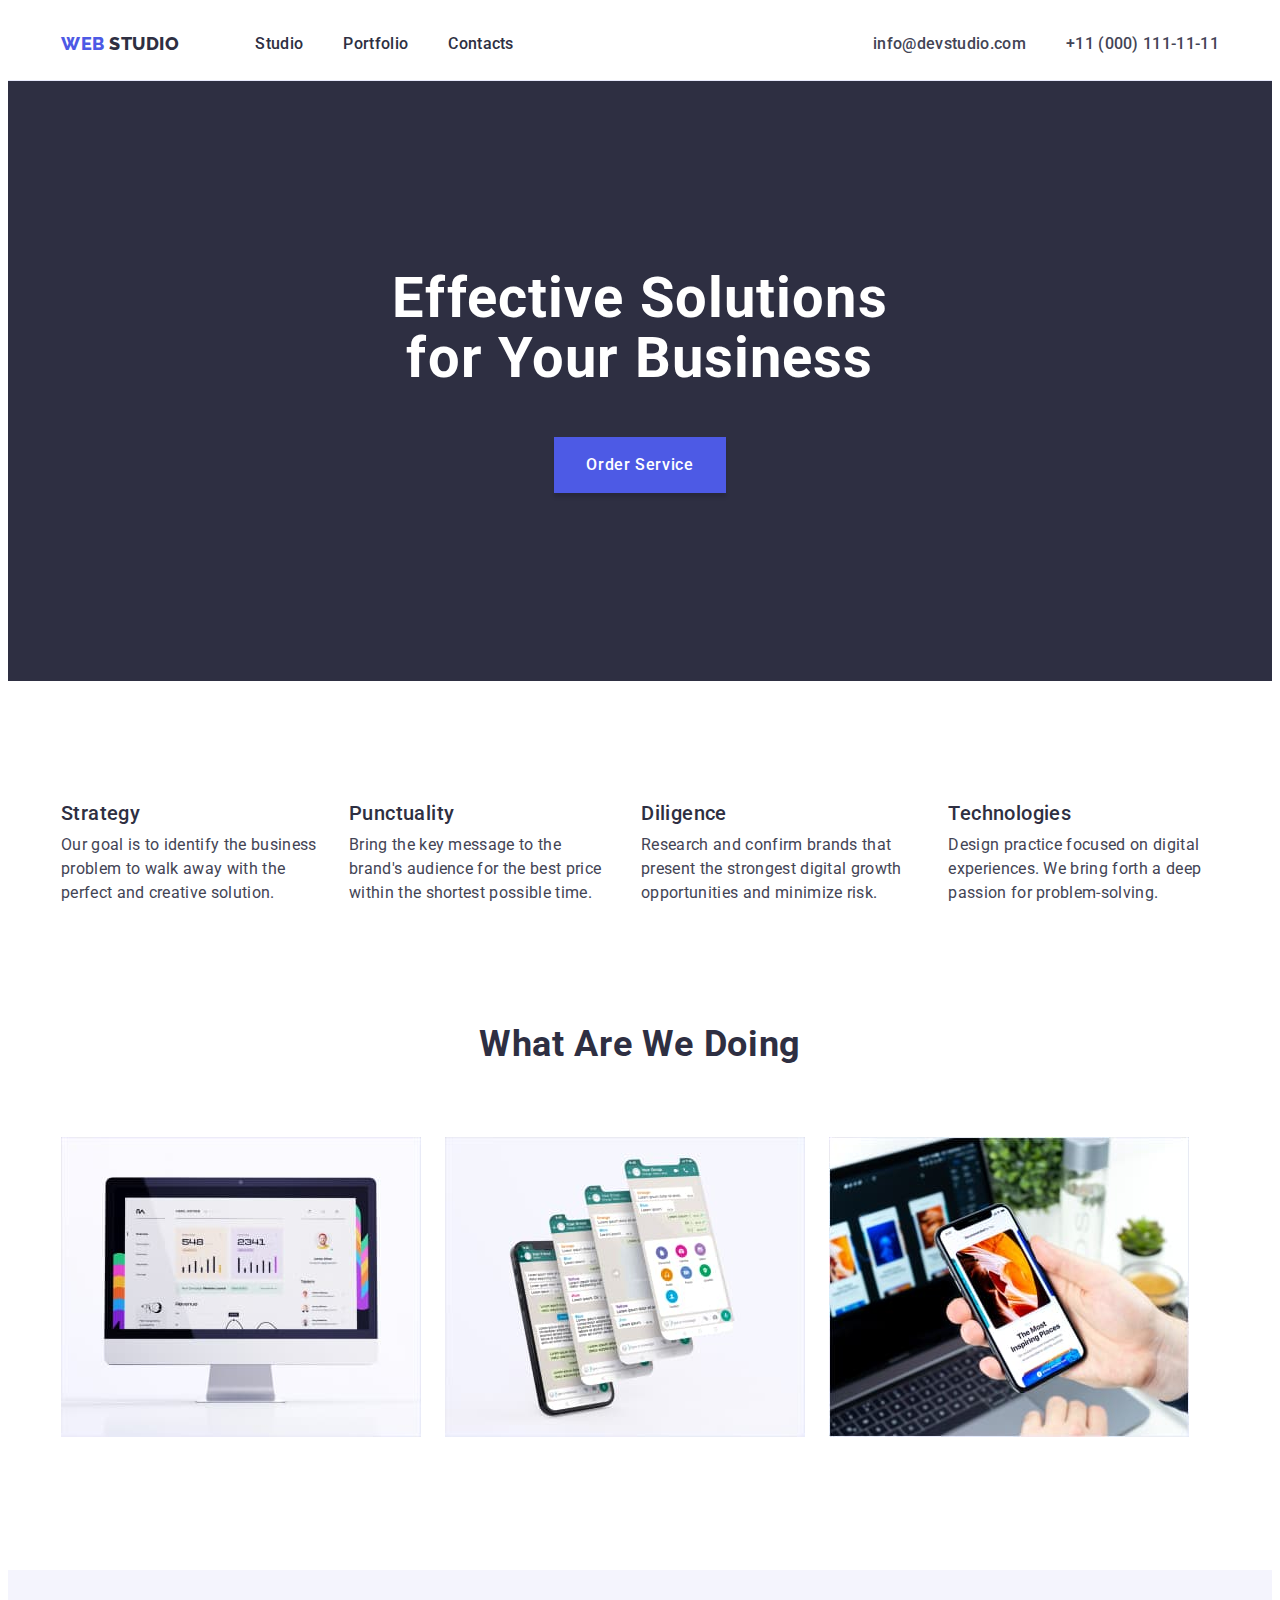
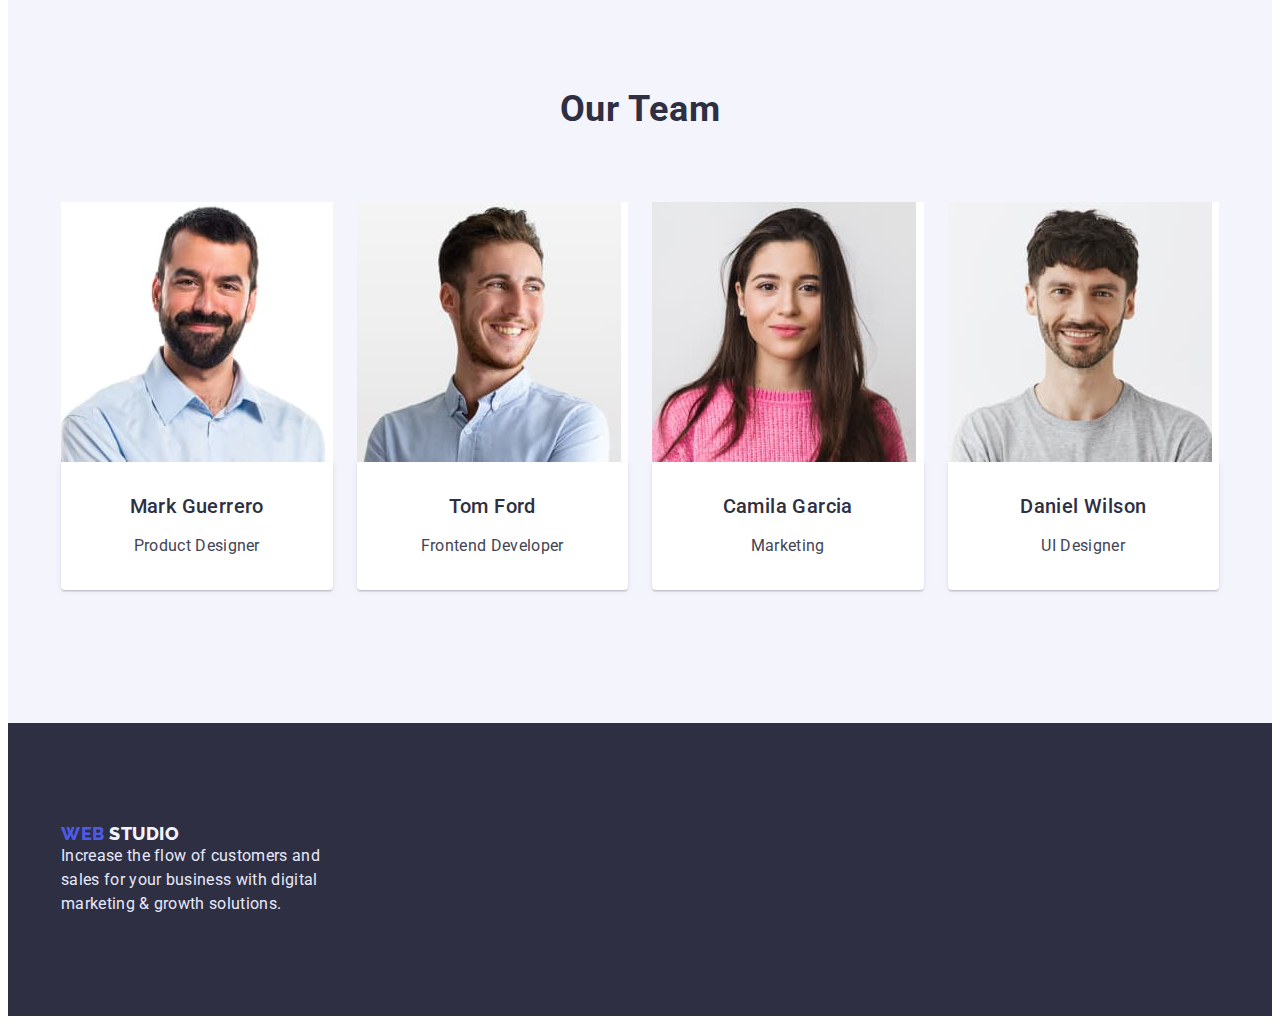
<file: index.html>
<!DOCTYPE html>
<html lang="en">
  <head>
    <meta charset="UTF-8" />
    <meta http-equiv="X-UA-Compatible" content="IE=edge" />
    <meta name="viewport" content="width=device-width, initial-scale=1.0" />
    <title>Document</title>
    <link rel="preconnect" href="https://fonts.googleapis.com" />
    <link rel="preconnect" href="https://fonts.gstatic.com" crossorigin />
    <link
      href="https://fonts.googleapis.com/css2?family=Montserrat:wght@400;700&family=Raleway:wght@800&family=Roboto:wght@400;500;700&display=swap"
      rel="stylesheet"
    />
    <link
      rel="stylesheet"
      href="https://cdnjs.cloudflare.com/ajax/libs/modern-normalize/1.1.0/modern-normalize.min.css"
      integrity="sha512-wpPYUAdjBVSE4KJnH1VR1HeZfpl1ub8YT/NKx4PuQ5NmX2tKuGu6U/JRp5y+Y8XG2tV+wKQpNHVUX03MfMFn9Q=="
      crossorigin="anonymous"
      referrerpolicy="no-referrer"
    />
    <link rel="stylesheet" href="./css/styles.css" />
  </head>
  <!-- Header -->
  <body>
    <header class="header">
      <div class="container page-header-conteiner">
        <nav class="header-nav">
          <a href="./index.html" class="logo header-logo link"
            >Web <span class="header-logo-color">Studio</span>
          </a>
          <ul class="menu header-list list">
            <li class="header-item">
              <a class="header-link link" href="./index.html">Studio</a>
            </li>
            <li class="header-item">
              <a class="header-link link" href="./portfolio.html">Portfolio</a>
            </li>
            <li class="header-item">
              <a class="header-link link" href="">Contacts</a>
            </li>
          </ul>
        </nav>
        <div class="address">
          <address class="header-address">
            <ul class="menu header-address-list list">
              <li class="header-item-address">
                <a
                  class="header-address-link link"
                  href="mailto:info@devstudio.com"
                  >info@devstudio.com</a
                >
              </li>
              <li class="header-item-address">
                <a class="header-address-link link" href="tel:+110001111111"
                  >+11 (000) 111-11-11</a
                >
              </li>
            </ul>
          </address>
        </div>
      </div>
    </header>
    <main>
      <!-- Section 1 -->
      <section class="first">
        <div>
          <h1 class="first-title">Effective Solutions for Your Business</h1>
          <button type="button" class="first-btn">Order Service</button>
        </div>
      </section>
      <!-- advantages -->
      <section class="quaisty">
        <h2 class="quaisty-title" hidden>Quaisty</h2>
        <div class="container">
          <ul class="quaisty-list list">
            <li class="quaisty-item">
              <h3 class="quaisty-uptext">Strategy</h3>
              <p class="quaisty-text">
                Our goal is to identify the business problem to walk away with
                the perfect and creative solution.
              </p>
            </li>
            <li class="quaisty-item">
              <h3 class="quaisty-uptext">Punctuality</h3>
              <p class="quaisty-text">
                Bring the key message to the brand's audience for the best price
                within the shortest possible time.
              </p>
            </li>
            <li class="quaisty-item">
              <h3 class="quaisty-uptext">Diligence</h3>
              <p class="quaisty-text">
                Research and confirm brands that present the strongest digital
                growth opportunities and minimize risk.
              </p>
            </li>
            <li class="quaisty-item">
              <h3 class="quaisty-uptext">Technologies</h3>
              <p class="quaisty-text">
                Design practice focused on digital experiences. We bring forth a
                deep passion for problem-solving.
              </p>
            </li>
          </ul>
        </div>
      </section>
      <!-- What are we doing -->
      <section class="page">
        <h2 class="page1">What are we doing</h2>
        <div class="container">
          <ul class="page-list list">
            <li class="page-photo">
              <img
                src="./images/mg1.jpg"
                alt="Computer"
                width="360"
                class="page-phone"
              />
            </li>
            <li class="page-photo">
              <img
                src="./images/mg2.jpg"
                alt="telefon"
                width="360"
                class="page-phone"
              />
            </li>
            <li class="page-photo">
              <img
                src="./images/mg3.jpg"
                alt="gajets"
                width="360"
                class="page-phone"
              />
            </li>
          </ul>
        </div>
      </section>
      <!-- Our Team -->
      <section class="photo">
        <h2 class="photo-team color">Our Team</h2>
        <div class="container">
          <ul class="photo-list list">
            <li class="photo-color">
              <img
                src="./images/human1.jpg"
                alt="human"
                width="264"
                height="260"
                class="photo-human"
              />
              <div class="photo-human-text">
                <h3 class="quaisty-uptext">Mark Guerrero</h3>
                <p class="photo-text">Product Designer</p>
              </div>
            </li>
            <li class="photo-color">
              <img
                src="./images/human2.jpg"
                alt="human"
                width="264"
                height="260"
                class="photo-human"
              />
              <div class="photo-human-text">
                <h3 class="quaisty-uptext">Tom Ford</h3>
                <p class="photo-text">Frontend Developer</p>
              </div>
            </li>
            <li class="photo-color">
              <img
                src="./images/human3.jpg"
                alt="human"
                width="264"
                height="260"
                class="photo-human"
              />
              <div class="photo-human-text">
                <h3 class="quaisty-uptext">Camila Garcia</h3>
                <p class="photo-text">Marketing</p>
              </div>
            </li>
            <li class="photo-color">
              <img
                src="./images/human4.jpg"
                alt="human"
                width="264"
                height="260"
                class="photo-human"
              />
              <div class="photo-human-text">
                <h3 class="quaisty-uptext">Daniel Wilson</h3>
                <p class="photo-text">UI Designer</p>
              </div>
            </li>
          </ul>
        </div>
      </section>
    </main>
    <!-- footer -->
    <footer class="footer">
      <div class="container">
        <a href="./index.html" class="logo-footer link"
          >Web <span class="logo-footer-studio">Studio</span>
        </a>

        <p class="footer-text">
          Increase the flow of customers and sales for your business with
          digital marketing & growth solutions.
        </p>
      </div>
    </footer>
  </body>
</html>
</file>
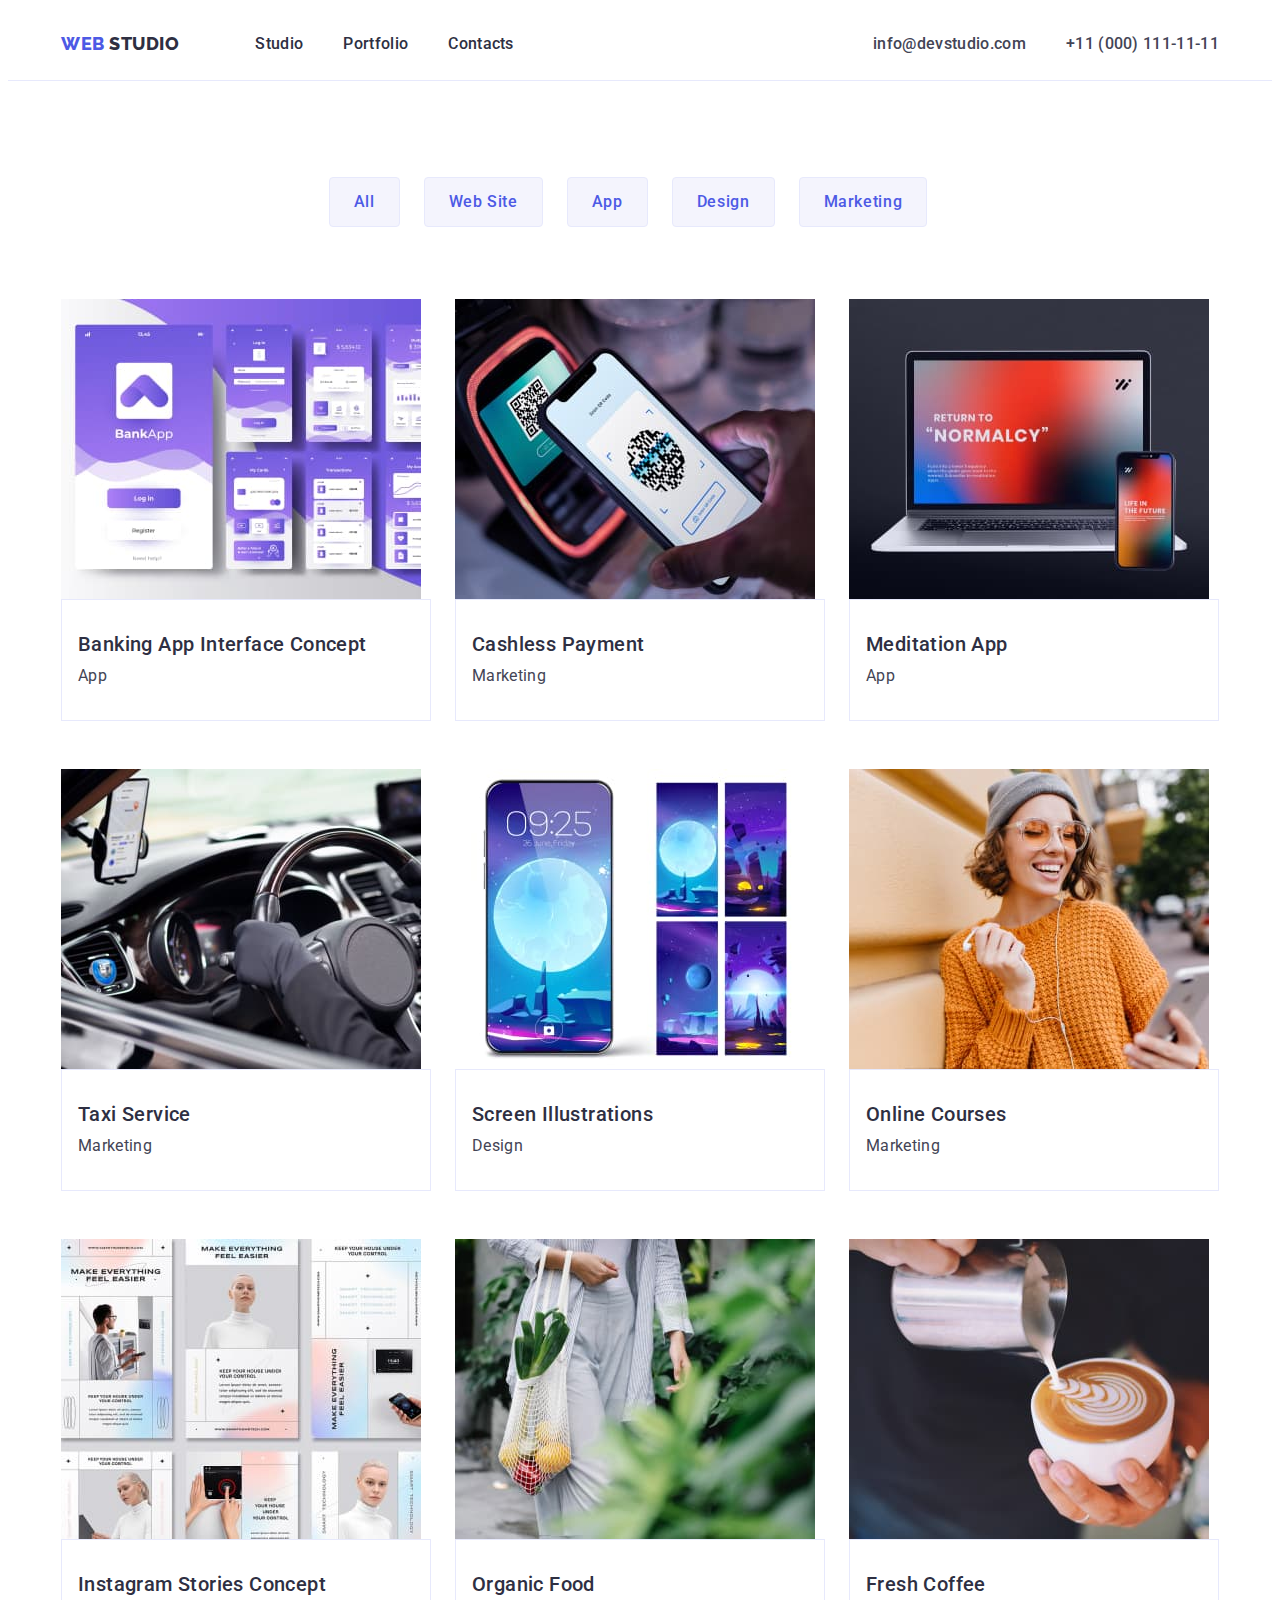
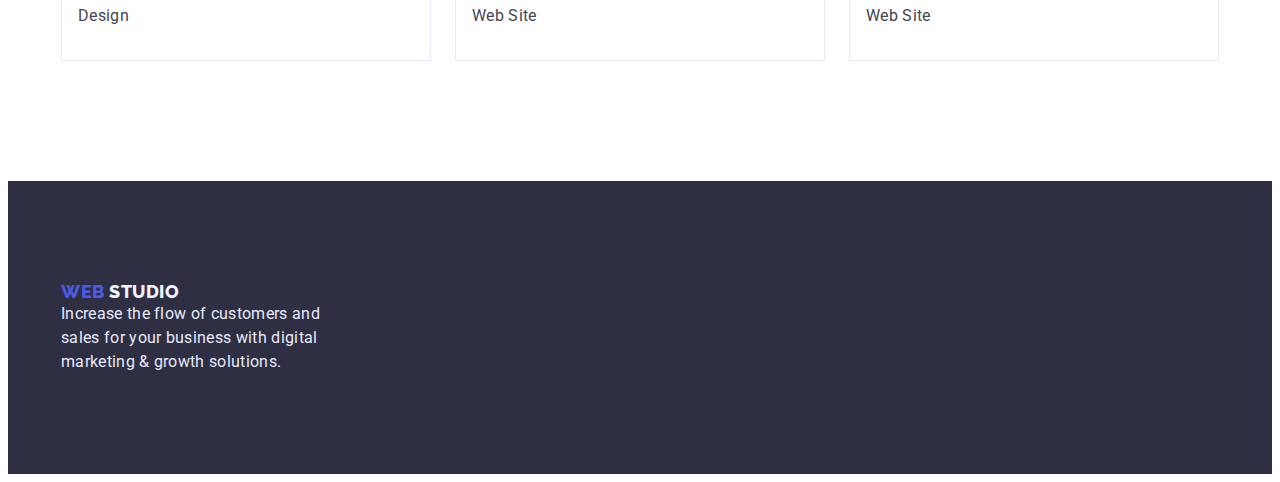
<file: portfolio.html>
<!DOCTYPE html>
<html lang="en">
  <head>
    <meta charset="UTF-8" />
    <meta http-equiv="X-UA-Compatible" content="IE=edge" />
    <meta name="viewport" content="width=device-width, initial-scale=1.0" />
    <title>Document 2</title>
    <link rel="preconnect" href="https://fonts.googleapis.com" />
    <link rel="preconnect" href="https://fonts.gstatic.com" crossorigin />
    <link
      href="https://fonts.googleapis.com/css2?family=Montserrat:wght@400;700&family=Raleway:wght@800&family=Roboto:wght@400;500;700&display=swap"
      rel="stylesheet"
    />
    <link
      rel="stylesheet"
      href="https://cdnjs.cloudflare.com/ajax/libs/modern-normalize/1.1.0/modern-normalize.min.css"
      integrity="sha512-wpPYUAdjBVSE4KJnH1VR1HeZfpl1ub8YT/NKx4PuQ5NmX2tKuGu6U/JRp5y+Y8XG2tV+wKQpNHVUX03MfMFn9Q=="
      crossorigin="anonymous"
      referrerpolicy="no-referrer"
    />
    <link rel="stylesheet" href="./css/styles.css" />
  </head>
  <body>
    <header class="header">
      <div class="container page-header-conteiner">
        <nav class="header-portfolio-nav list">
          <a href="./index.html" class="logo header-portfolio-link-logo link"
            >Web <span class="header-portfolio-part-logo">Studio</span>
          </a>
          <ul class="menu list">
            <li class="header-item">
              <a href="./index.html" class="header-portfolio-link-first link"
                >Studio</a
              >
            </li>
            <li class="header-item">
              <a
                href="./portfolio.html"
                class="header-portfolio-link-first link"
                >Portfolio</a
              >
            </li>
            <li class="header-item">
              <a href="" class="header-portfolio-link-first link">Contacts</a>
            </li>
          </ul>
        </nav>
        <div class="address">
          <address class="header-address link">
            <ul class="menu list">
              <li class="header-item-address">
                <a
                  href="header-portfolio-address"
                  class="header-portfolio-link list link"
                  >info@devstudio.com</a
                >
              </li>
              <li class="header-item-address">
                <a
                  href="header-portfolio-address"
                  class="header-portfolio-link link list"
                  >+11 (000) 111-11-11</a
                >
              </li>
            </ul>
          </address>
        </div>
      </div>
    </header>
    <!-- main -->
    <main>
      <!-- section 1 -->
      <section class="portfolio">
        <div class="container">
          <h1 hidden class="hidden-title">Servis</h1>
          <ul class="btn-list list">
            <li class="btn-item">
              <button type="button" class="modal-btn">All</button>
            </li>
            <li class="btn-item">
              <button type="button" class="modal-btn">Web Site</button>
            </li>
            <li class="btn-item">
              <button type="button" class="modal-btn">App</button>
            </li>
            <li class="btn-item">
              <button type="button" class="modal-btn">Design</button>
            </li>
            <li class="btn-item">
              <button type="button" class="modal-btn">Marketing</button>
            </li>
          </ul>

          <ul class="pay-list list">
            <li class="servis-item">
              <a href="" class="link"
                ><img
                  src="./images/img-11.jpg"
                  alt="Banking"
                  width="360"
                  class="pay-photo"
                />
                <div class="pay-div">
                  <h2 class="pay-uptext">Banking App Interface Concept</h2>
                  <p class="pay-text">App</p>
                </div>
              </a>
            </li>
            <li class="servis-item">
              <a href="" class="link"
                ><img
                  src="./images/img-12.jpg"
                  alt="Cashless"
                  width="360"
                  class="pay-photo"
                />
                <div class="pay-div">
                  <h2 class="pay-uptext">Cashless Payment</h2>
                  <p class="pay-text">Marketing</p>
                </div>
              </a>
            </li>
            <li class="servis-item">
              <a href="" class="link"
                ><img
                  src="./images/img-13.jpg"
                  alt="Meditaion"
                  width="360"
                  class="pay-photo"
                />
                <div class="pay-div">
                  <h2 class="pay-uptext">Meditation App</h2>
                  <p class="pay-text">App</p>
                </div>
              </a>
            </li>

            <li class="servis-item">
              <a href="" class="link"
                ><img src="./images/img-21.jpg" alt="Taxi" />
                <div class="pay-div">
                  <h2 class="pay-uptext">Taxi Service</h2>
                  <p class="pay-text">Marketing</p>
                </div>
              </a>
            </li>
            <li class="servis-item">
              <a href="" class="link"
                ><img src="./images/img-22.jpg" alt="Screen" />
                <div class="pay-div">
                  <h2 class="pay-uptext">Screen Illustrations</h2>
                  <p class="pay-text">Design</p>
                </div>
              </a>
            </li>
            <li class="servis-item">
              <a href="" class="link"
                ><img src="./images/img-23.jpg" alt="Courses" />
                <div class="pay-div">
                  <h2 class="pay-uptext">Online Courses</h2>
                  <p class="pay-text">Marketing</p>
                </div>
              </a>
            </li>

            <li class="servis-item">
              <a href="" class="link"
                ><img src="./images/img-31.jpg" alt="Instagram" />
                <div class="pay-div">
                  <h2 class="pay-uptext">Instagram Stories Concept</h2>
                  <p class="pay-text">Design</p>
                </div>
              </a>
            </li>
            <li class="servis-item">
              <a href="" class="link"
                ><img src="./images/img-32.jpg" alt="Food" />
                <div class="pay-div">
                  <h2 class="pay-uptext">Organic Food</h2>
                  <p class="pay-text">Web Site</p>
                </div>
              </a>
            </li>
            <li class="servis-item">
              <a href="" class="link"
                ><img src="./images/img-33.jpg" alt="Coffee" />
                <div class="pay-div">
                  <h2 class="pay-uptext">Fresh Coffee</h2>
                  <p class="pay-text">Web Site</p>
                </div>
              </a>
            </li>
          </ul>
        </div>
        </div>
      </section>
    </main>
    <!-- footer -->
    <footer class=" footer-portfolio">
      <div class=" container">
       
          <a href="./index.html" class="portfolio-logo-footer link"
            >Web <span class="portfolio-logo-footer-studio">Studio</span>
          </a>
          <p class="portfolio-footer-text">
            Increase the flow of customers and sales for your business with
            digital marketing & growth solutions.
          </p>
        
      </div>
    </footer>
  </body>
</html>
</file>
<file: css/styles.css>
:root {
  --main-title-color: #ffffff;
  --main-color: #2e2f42;
  --main-gray: #434455;
  --blu: #4d5ae5;
  --d-blu: #404bbf;
  --l-gray: #f4f4fd;
  --ll-gray: #e7e9fc;
}
p,
h1,
h2,
h3,
h4,
h5,
h6 {
  margin-top: 0;
  margin-bottom: 0;
}

ul,
ol {
  margin-top: 0;
  margin-bottom: 0;
  padding-left: 0;
}

img {
  display: block;
}

button {
  cursor: pointer;
}

body {
  font-family: "Roboto", sans-serif;
  color: #434455;
  background-color: #ffffff;
}
.list {
  list-style: none;
}
.link {
  text-decoration: none;
}

.container {
  width: 1158px;
  margin-left: auto;
  margin-right: auto;
  padding-left: 15px;
  padding-right: 15px;
}
/*-----------------------HEDER----------------------*/
.page-header-conteiner {
  display: flex;
  align-items: center;
}
.header {
  padding-top: 24px;
  padding-bottom: 24px;
  border-bottom: 1px solid #e7e9fc;
}
.header-nav,
.header-portfolio-nav {
  display: flex;
  align-items: center;
}
.menu {
  display: flex;
  align-items: center;
}
.header-item:not(:last-child),
.header-item-address:not(:last-child) {
  margin-right: 40px;
}
.header-address-link,
.header-portfolio-link,
.address {
  margin-left: auto;
}

.logo {
  margin-right: 76px;
}
.header-logo {
  font-family: "Raleway", sans-serif;
  font-weight: 800;
  font-size: 18px;
  line-height: 1.17;
  letter-spacing: 0.03em;
  text-transform: uppercase;
  color: var(--blu);
}
.header-portfolio-link-logo {
  font-family: "Raleway", sans-serif;
  font-weight: 800;
  font-size: 18px;
  line-height: 1.17;
  letter-spacing: 0.03em;
  text-transform: uppercase;
  color: var(--blu);
}
.header-logo-color {
  color: var(--main-color);
}
.header-portfolio-part-logo {
  color: var(--main-color);
}

.header-address-link:hover,
.header-address-link:focus {
  color: var(--d-blu);
}
.header-link:focus,
.header-link:hover {
  color: var(--d-blu);
}

.header-portfolio-link-first:hover,
.header-portfolio-link-first:focus {
  color: var(--d-blu);
}
.header-portfolio-link:hover,
.header-portfolio-link:focus {
  color: var(--d-blu);
}

.header-link,
.modal-btn,
.header-item,
.header-address-link {
  font-family: "Roboto", sans-serif;
  font-style: normal;
  font-weight: 500;
  font-size: 16px;
  line-height: 1.5;
  letter-spacing: 0.02em;
  color: var(--main-color);
}

.header-portfolio-link,
.header-portfolio-address {
  font-family: "Roboto", sans-serif;
  font-style: normal;
  font-weight: 500;
  font-size: 16px;
  line-height: 1.5;
  letter-spacing: 0.02em;
  color: var(--main-gray);
}
.header-portfolio-link-first {
  font-family: "Roboto", sans-serif;
  font-style: normal;
  font-weight: 500;
  font-size: 16px;
  line-height: 1.5;
  letter-spacing: 0.02em;
  color: var(--main-color);
}
.header-address-link {
  line-height: 1.5;
  font-style: normal;
  letter-spacing: 0.02em;
  color: var(--main-gray);
}

.pay-text,
.servis-text,
.food-text {
  font-style: normal;
  font-weight: 400;
  font-size: 16px;
  line-height: 1.5;
  color: var(--main-gray);
  letter-spacing: 0.02em;
}
/*-----------------------FIRST SECTION----------------------*/
.first-btn {
  padding-top: 16px;
  padding-right: 32px;
  padding-bottom: 16px;
  padding-left: 32px;
  font-family: "Roboto", sans-serif;
  font-style: normal;
  font-weight: 500;
  font-size: 16px;
  line-height: 1.5;
  box-shadow: 0px 4px 4px rgba(0, 0, 0, 0.15);
  border: none;
  margin-top: 48px;
  margin: auto;

  display: flex;
  align-items: center;
  letter-spacing: 0.04em;
  background-color: var(--blu);

  color: var(--main-title-color);
}
.first-btn:hover {
  font-family: "Roboto", sans-serif;
  font-weight: 500;
  background-color: var(--d-blu);
}

.first-btn:focus {
  background-color: var(--d-blu);
  cursor: pointer;
}
.btn-div {
}
.btn-item {
}
.btn-list {
  display: flex;
  margin-bottom: 72px;
  justify-content: center;
}

.modal-btn {
  color: var(--blu);
  background: #f4f4fd;
  letter-spacing: 0.04em;
  display: flex;
  flex-direction: row;
  justify-content: center;
  align-items: center;
  padding: 12px 24px;
  border: 1px solid #e7e9fc;
  border-radius: 4px;
  flex: none;
  order: 1;
  flex-grow: 0;
  margin-right: 24px;
  cursor: pointer;
}
.modal-btn:hover,
.modal-btn:focus {
  color: var(--main-title-color);
  background: var(--d-blu);
}
.first-title {
  font-weight: 700;
  font-size: 56px;
  line-height: 1.07;
  text-align: center;
  letter-spacing: 0.02em;
  color: var(--main-title-color);
  margin: auto;
  width: 496px;
  min-height: 120px;
  margin-bottom: 48px;
}
.first {
  padding: 188px 0;
  background-color: #2e2f42;
}
/*-----------------------QUAISTY----------------------*/
.quaisty {
  padding-top: 120px;
}
.quaisty-list {
  display: flex;
}
.quaisty-item:not(:last-child) {
  margin-right: 24px;
  min-width: 264px;
}

.quaisty-uptext,
.pay-uptext,
.servis-uptext,
.food-uptext {
  font-weight: 500;
  font-size: 20px;
  line-height: 1.2;
  letter-spacing: 0.02em;
  color: var(--main-color);
  background-color: var(--main-title-color);
}
.quaisty-uptext {
  margin-bottom: 8px;
}
.quaisty-text {
  font-weight: 400;
  font-size: 16px;
  line-height: 1.5;
  letter-spacing: 0.02em;
  color: var(--main-gray);
}
.photo-color {
  color: var(--main-title-color);
}
/*-----------------------PAGE----------------------*/
.page1 {
  font-weight: 700;
  font-size: 36px;
  line-height: 1.11;
  letter-spacing: 0.02em;
  text-transform: capitalize;
  color: var(--main-color);
  text-align: center;
  margin-bottom: 72px;
}
.page {
  padding-top: 120px;
  padding-bottom: 133px;
}
.servis-item {
  flex-basis: calc((100% - 48px) / 3);
}
.pay-uptext {
  padding-bottom: 8px;
}
.pay-div {
  padding-top: 32px;
  padding-bottom: 32px;
  padding-left: 16px;
  background: #ffffff;
  border: 1px solid #e7e9fc;
}
.pay-div:nth-child(3n) {
  margin-right: 24px;
}
.page-list,
.pay-list {
  display: flex;
  flex-wrap: wrap;
  gap: 48px 24px;
}

.page-phone {
}
.page-photo {
}
.photo {
  background-color: var(--l-gray);
  padding-top: 120px;
  padding-bottom: 133px;
}
.photo-team.color {
  font-weight: 700;
  font-size: 36px;
  line-height: 1.11;
  letter-spacing: 0.02em;
  text-transform: capitalize;
  color: var(--main-color);
  background-color: var(--l-gray);
  text-align: center;
  margin-bottom: 72px;
}
.photo-list {
  background-color: var(--main-title-color);
  display: flex;

  flex-wrap: wrap;

  justify-content: space-between;
  background-color: var(--l-gray);
}
.list {
}
.photo-human {
}

.photo-text {
  font-weight: 400;
  font-size: 16px;
  line-height: 1.5;
  letter-spacing: 0.02em;
  color: var(--main-gray);
  background-color: var(--main-title-color);
}
.logo-footer {
  font-family: "Raleway", sans-serif;
  font-weight: 800;
  font-size: 18px;
  line-height: 1.17;
  letter-spacing: 0.03em;
  text-transform: uppercase;
  color: var(--blu);
  margin-bottom: 16px;
}
.portfolio-logo-footer {
  font-family: "Raleway", sans-serif;
  font-weight: 800;
  font-size: 18px;
  line-height: 1.17;
  letter-spacing: 0.03em;
  text-transform: uppercase;
  color: var(--blu);
}

.portfolio-logo-footer-studio {
  color: var(--l-gray);
}
.logo-footer-studio {
  color: var(--l-gray);
}
.footer-text,
.portfolio-footer-text {
  font-weight: 400;
  font-size: 16px;
  line-height: 1.5;
  letter-spacing: 0.02em;
  color: var(--ll-gray);
  width: 264px;
}
.portfolio {
  padding-top: 96px;
  padding-bottom: 120px;
}
.footer-portfolio {
  background-color: var(--main-color);
  padding: 100px 0;
}
.footer-container {
  display: flex;
  align-items: center;
}
.footer {
  background-color: var(--main-color);
  padding: 100px 0;
}

.photo-team {
  background-color: var(--main-title-color);
}
.photo-color {
  background-color: var(--main-title-color);
  flex-basis: calc((100% - 72px) / 4);
}
.photo-human-text {
  display: flex;
  flex-direction: column;
  justify-content: center;
  align-items: center;
  padding: 0px;
  gap: 8px;

  background: #ffffff;
  box-shadow: 0px 1px 6px rgba(46, 47, 66, 0.08),
    0px 1px 1px rgba(46, 47, 66, 0.16), 0px 2px 1px rgba(46, 47, 66, 0.08);
  border-radius: 0px 0px 4px 4px;
  padding: 32px 16px 32px 16px;
}
</file>
